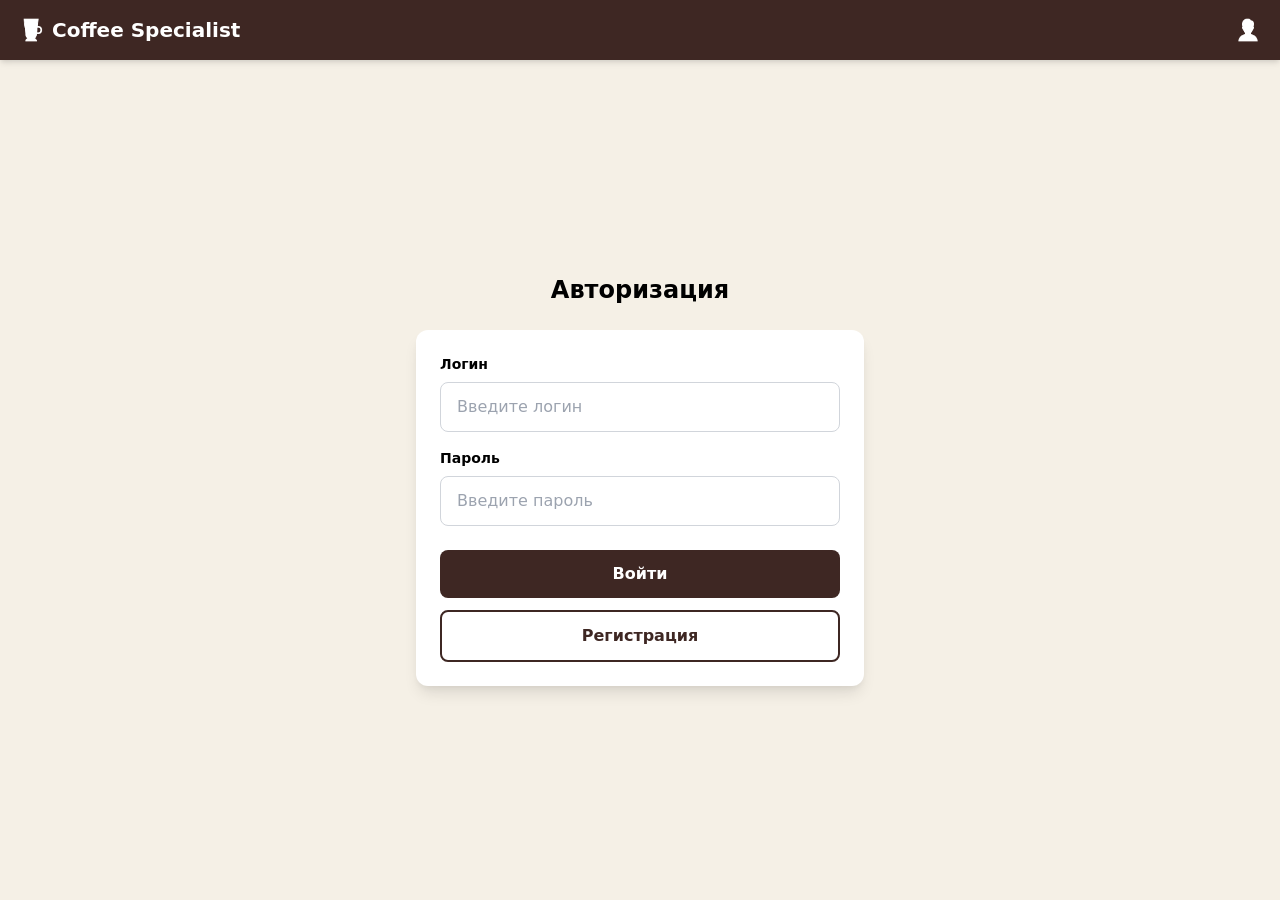
<file: frontend/auth.html>
<!DOCTYPE html>
<html lang="ru">
<head>
    <meta charset="UTF-8">
    <meta name="viewport" content="width=device-width, initial-scale=1.0">
    <title>Вход — Coffee Specialist</title>
    <meta name="description" content="Войдите в свой аккаунт Coffee Specialist.">
    <meta name="robots" content="noindex, nofollow">
    <link rel="stylesheet" href="tailwind.css">
    <link rel="stylesheet" href="style.css">
</head>
<body class="bg-orange-50 min-h-screen flex flex-col">

    <header class="bg-coffee text-white px-5 py-4 flex justify-between items-center sticky top-0 z-50 shadow-md">
        <div class="text-xl font-bold flex items-center gap-2">
            <img src="images/coffee.png" alt="Coffee Specialist" class="h-6 w-6 filter brightness-0 invert">
            Coffee Specialist
        </div>
        <a href="auth.html" class="hover:opacity-80 transition">
            <img src="images/user.png" alt="Профиль" class="h-6 w-6 filter brightness-0 invert">
        </a>
    </header>

    <main class="flex-grow flex items-center justify-center p-4">
        <div class="w-full max-w-md">
            <h1 class="text-2xl font-bold text-stone-800 mb-6 text-center">Авторизация</h1>
        
            <div class="bg-white rounded-xl p-6 shadow-lg">
                <div class="mb-4">
                    <label class="block text-sm font-semibold text-stone-800 mb-2">Логин</label>
                    <input type="text" id="login-username" placeholder="Введите логин" 
                        class="w-full px-4 py-3 border border-gray-300 rounded-lg focus:outline-none focus:ring-2 focus:ring-stone-800 transition">
                </div>
            
                <div class="mb-6">
                    <label class="block text-sm font-semibold text-stone-800 mb-2">Пароль</label>
                    <input type="password" id="login-password" placeholder="Введите пароль" 
                        class="w-full px-4 py-3 border border-gray-300 rounded-lg focus:outline-none focus:ring-2 focus:ring-stone-800 transition">
                </div>

                <button onclick="login()" class="w-full bg-coffee text-white font-bold py-3 rounded-lg hover:opacity-90 transition mb-3">
                    Войти
                </button>
                <button onclick="register()" class="w-full bg-transparent text-coffee font-bold py-3 rounded-lg border-2 border-coffee hover:bg-coffee hover:text-white transition">
                    Регистрация
                </button>
            </div>
        </div>
    </main>
</body>

<script>
    const API_URL = '';

    async function login() {
        const username = document.getElementById('login-username').value;
        const password = document.getElementById('login-password').value;

        if (!username || !password) {
            alert('Заполните все поля!');
            return;
        }

        try {
            const response = await fetch(`${API_URL}/api/login`, {
                method: 'POST',
                headers: { 'Content-Type': 'application/json' },
                body: JSON.stringify({ username, password })
            });

            const data = await response.json();

            if (response.ok) {
                localStorage.setItem('user_id', data.user_id);
                localStorage.setItem('username', data.username);
                alert(`Добро пожаловать, ${data.username}!`);
                window.location.href = 'index.html';
            } else {
                alert(data.detail || 'Ошибка входа');
            }
        } catch (error) {
            console.error('Ошибка:', error);
            alert('Не удалось подключиться к серверу.');
        }
    }

    async function register() {
        const username = document.getElementById('login-username').value;
        const password = document.getElementById('login-password').value;

        if (!username || !password) {
            alert('Заполните все поля!');
            return;
        }

        try {
            const response = await fetch(`${API_URL}/api/register`, {
                method: 'POST',
                headers: { 'Content-Type': 'application/json' },
                body: JSON.stringify({ username, password })
            });

            const data = await response.json();

            if (response.ok) {
                alert('Регистрация успешна! Теперь войдите.');
            } else {
                alert(data.detail || 'Ошибка регистрации');
            }
        } catch (error) {
            console.error('Ошибка:', error);
            alert('Не удалось подключиться к серверу.');
        }
    }
</script>

</html>
</file>
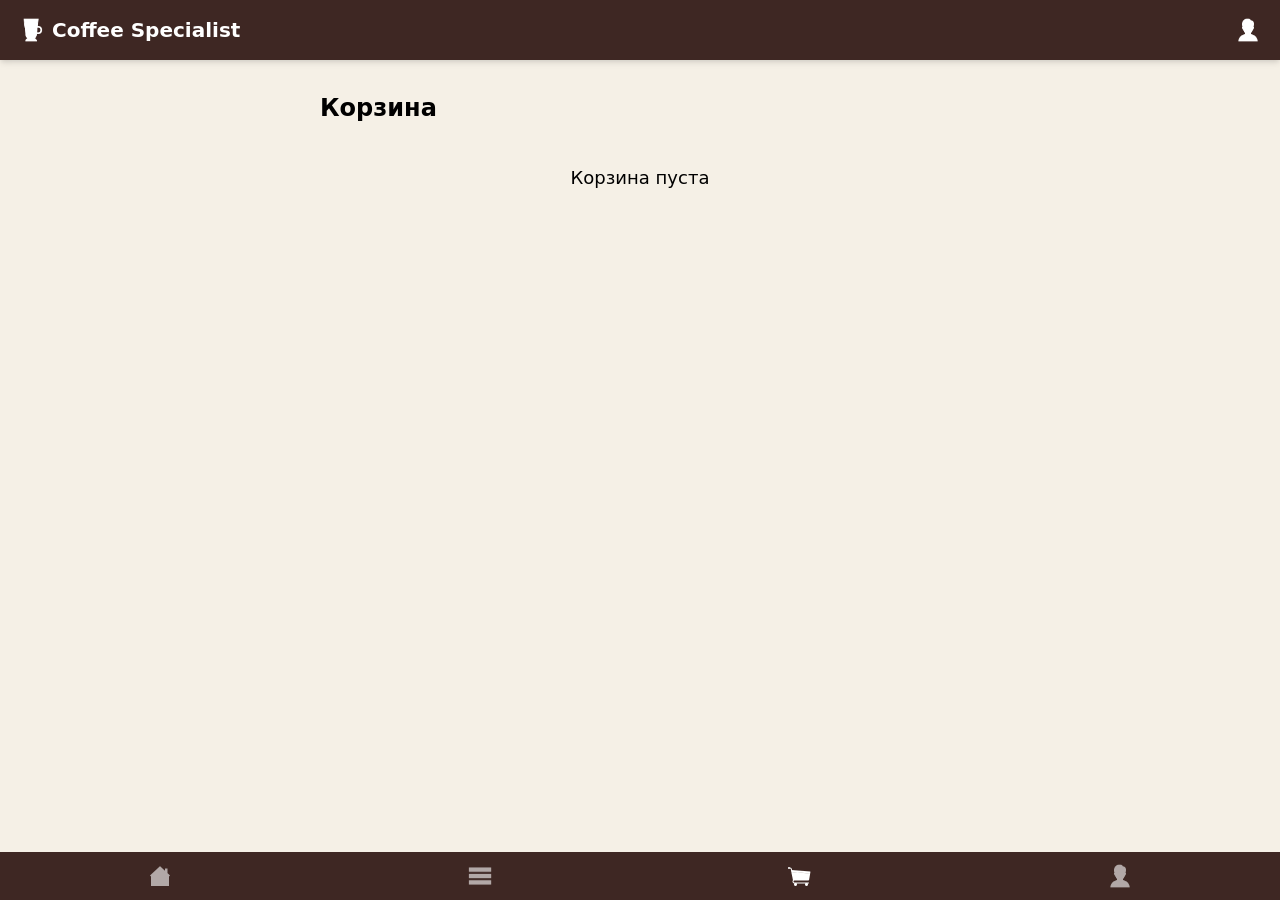
<file: frontend/cart.html>
<!DOCTYPE html>
<html lang="ru">
<head>
    <meta charset="UTF-8">
    <meta name="viewport" content="width=device-width, initial-scale=1.0">
    <title>Корзина — Coffee Specialist</title>
    <meta name="description" content="Ваша корзина заказов в Coffee Specialist. Проверьте состав заказа и оформите доставку.">
    <meta name="robots" content="noindex, nofollow">
    <link rel="stylesheet" href="tailwind.css">
    <link rel="stylesheet" href="style.css">
</head>
<body class="bg-orange-50 min-h-screen pb-20">

    <header class="bg-coffee text-white px-5 py-4 flex justify-between items-center sticky top-0 z-50 shadow-md">
        <div class="text-xl font-bold flex items-center gap-2">
            <img src="images/coffee.png" alt="Coffee Specialist" class="h-6 w-6 filter brightness-0 invert">
            Coffee Specialist
        </div>
        <a href="auth.html" class="hover:opacity-80 transition">
            <img src="images/user.png" alt="Профиль" class="h-6 w-6 filter brightness-0 invert">
        </a>
    </header>

    <main class="max-w-2xl mx-auto p-4 mt-4">
        <h1 class="text-2xl font-bold text-stone-800 mb-4">Корзина</h1>
        <div id="cart-items" class="space-y-3"></div>
        <div id="cart-total" class="bg-stone-200 rounded-xl p-4 mt-6 text-center text-lg font-bold text-stone-800" style="display: none;"></div>
        <button id="checkout-btn" onclick="checkout()" class="w-full bg-coffee text-white font-bold py-3 rounded-lg mt-4 hover:opacity-90 transition shadow-md" style="display: none;">Оформить заказ</button>
    </main>

    <nav class="fixed bottom-0 left-0 w-full bg-coffee flex justify-around py-3 z-50 shadow-lg">
        <a href="index.html" class="opacity-60 hover:opacity-100 transition"><img src="images/home.png" class="h-6 w-6 filter brightness-0 invert"></a>
        <a href="menu.html" class="opacity-60 hover:opacity-100 transition"><img src="images/menu.png" class="h-6 w-6 filter brightness-0 invert"></a>
        <a href="cart.html" class="opacity-100"><img src="images/cart.png" class="h-6 w-6 filter brightness-0 invert"></a>
        <a href="profile.html" class="opacity-60 hover:opacity-100 transition"><img src="images/user.png" class="h-6 w-6 filter brightness-0 invert"></a>
    </nav>

    <script src="cart.js"></script>
</body>
</html>
</file>
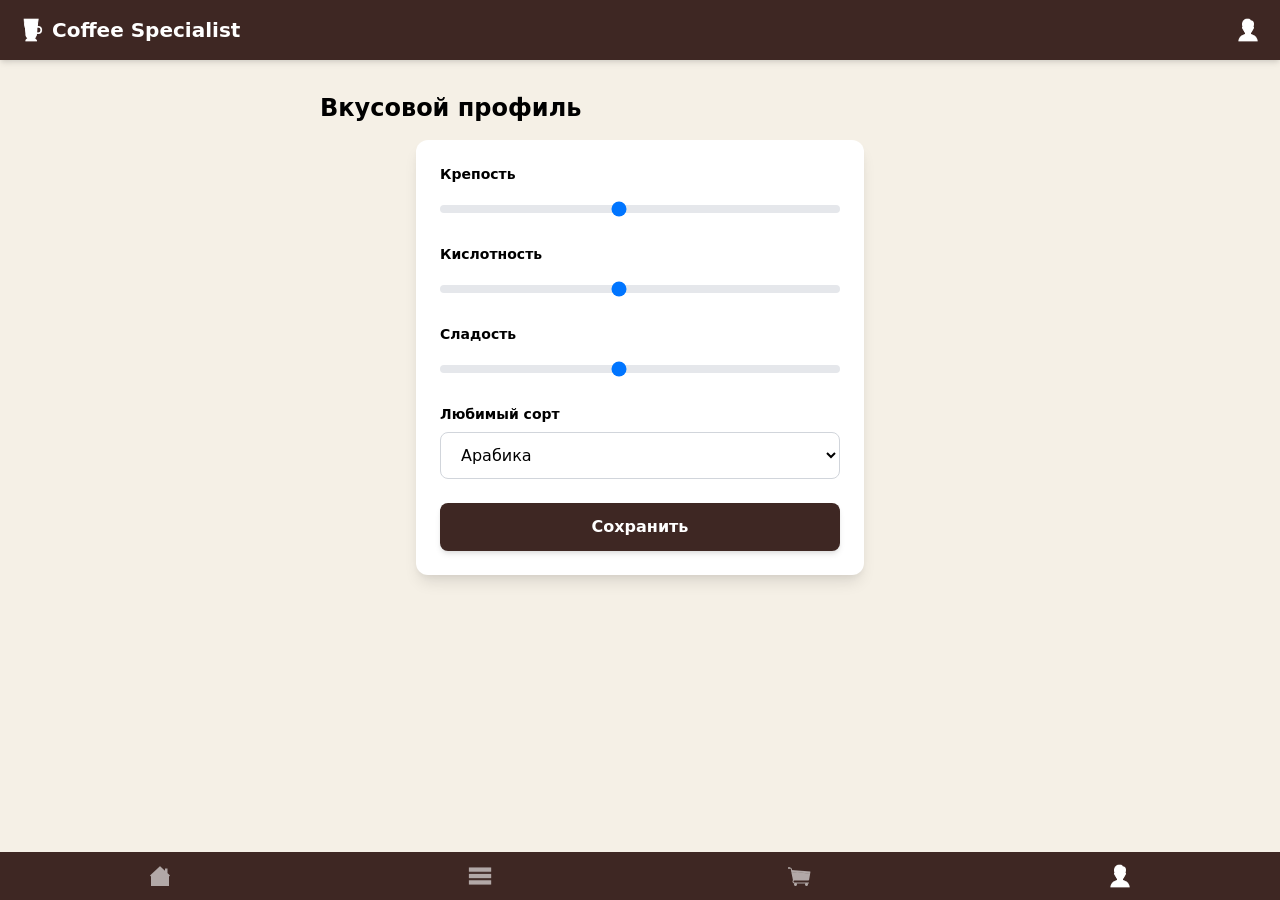
<file: frontend/profile.html>
<!DOCTYPE html>
<html lang="ru">
<head>
    <meta charset="UTF-8">
    <meta name="viewport" content="width=device-width, initial-scale=1.0">
    <title>Профиль — Coffee Specialist</title>
    <meta name="description" content="Настройте свой вкусовой профиль в Coffee Specialist, чтобы получать идеальный кофе.">
    <link rel="stylesheet" href="tailwind.css">
    <link rel="stylesheet" href="style.css">
</head>
<body class="bg-orange-50 min-h-screen pb-20">

    <header class="bg-coffee text-white px-5 py-4 flex justify-between items-center sticky top-0 z-50 shadow-md">
        <div class="text-xl font-bold flex items-center gap-2">
            <img src="images/coffee.png" alt="Coffee Specialist" class="h-6 w-6 filter brightness-0 invert">
            Coffee Specialist
        </div>
        <a href="auth.html" class="hover:opacity-80 transition">
            <img src="images/user.png" alt="Профиль" class="h-6 w-6 filter brightness-0 invert">
        </a>
    </header>

    <main class="max-w-2xl mx-auto p-4 mt-4">
        <h1 class="text-2xl font-bold text-stone-800 mb-4">Вкусовой профиль</h1>
        <div class="bg-white rounded-xl p-6 shadow-lg max-w-md mx-auto">
            <div class="mb-6">
                <label class="block text-sm font-semibold text-stone-800 mb-3">Крепость</label>
                <input type="range" min="1" max="10" value="5" id="strength" class="w-full h-2 bg-gray-200 rounded-lg appearance-none cursor-pointer accent-stone-800">
            </div>
            <div class="mb-6">
                <label class="block text-sm font-semibold text-stone-800 mb-3">Кислотность</label>
                <input type="range" min="1" max="10" value="5" id="acidity" class="w-full h-2 bg-gray-200 rounded-lg appearance-none cursor-pointer accent-stone-800">
            </div>
            <div class="mb-6">
                <label class="block text-sm font-semibold text-stone-800 mb-3">Сладость</label>
                <input type="range" min="1" max="10" value="5" id="sweetness" class="w-full h-2 bg-gray-200 rounded-lg appearance-none cursor-pointer accent-stone-800">
            </div>
            <div class="mb-6">
                <label class="block text-sm font-semibold text-stone-800 mb-2">Любимый сорт</label>
                <select id="favorite-sort" class="w-full px-4 py-3 border border-gray-300 rounded-lg focus:outline-none focus:ring-2 focus:ring-stone-800 transition bg-white">
                    <option value="Арабика">Арабика</option>
                    <option value="Робуста">Робуста</option>
                    <option value="Бленд">Бленд</option>
                </select>
            </div>
            <button onclick="saveProfile()" class="w-full bg-coffee text-white font-bold py-3 rounded-lg hover:opacity-90 transition shadow-md">Сохранить</button>
        </div>
    </main>

    <nav class="fixed bottom-0 left-0 w-full bg-coffee flex justify-around py-3 z-50 shadow-lg">
        <a href="index.html" class="opacity-60 hover:opacity-100 transition"><img src="images/home.png" class="h-6 w-6 filter brightness-0 invert"></a>
        <a href="menu.html" class="opacity-60 hover:opacity-100 transition"><img src="images/menu.png" class="h-6 w-6 filter brightness-0 invert"></a>
        <a href="cart.html" class="opacity-60 hover:opacity-100 transition"><img src="images/cart.png" class="h-6 w-6 filter brightness-0 invert"></a>
        <a href="profile.html" class="opacity-100"><img src="images/user.png" class="h-6 w-6 filter brightness-0 invert"></a>
    </nav>

    <script>
        function saveProfile() {
            const profile = {
                strength: document.getElementById('strength').value,
                acidity: document.getElementById('acidity').value,
                sweetness: document.getElementById('sweetness').value,
                sort: document.getElementById('favorite-sort').value
            };
            localStorage.setItem('tasteProfile', JSON.stringify(profile));
            alert('Вкусовой профиль сохранен!');
        }
    </script>
</body>
</html>
</file>
<file: frontend/style.css>
* {
    margin: 0;
    padding: 0;
    box-sizing: border-box;
}
body {
    background-color: #F5F0E6;
}

.bg-coffee {
    background-color: #3E2723;
}

.text-coffee {
    color: #3E2723;
}
.border-coffee {
    border-color: #3E2723;
}
</file>
